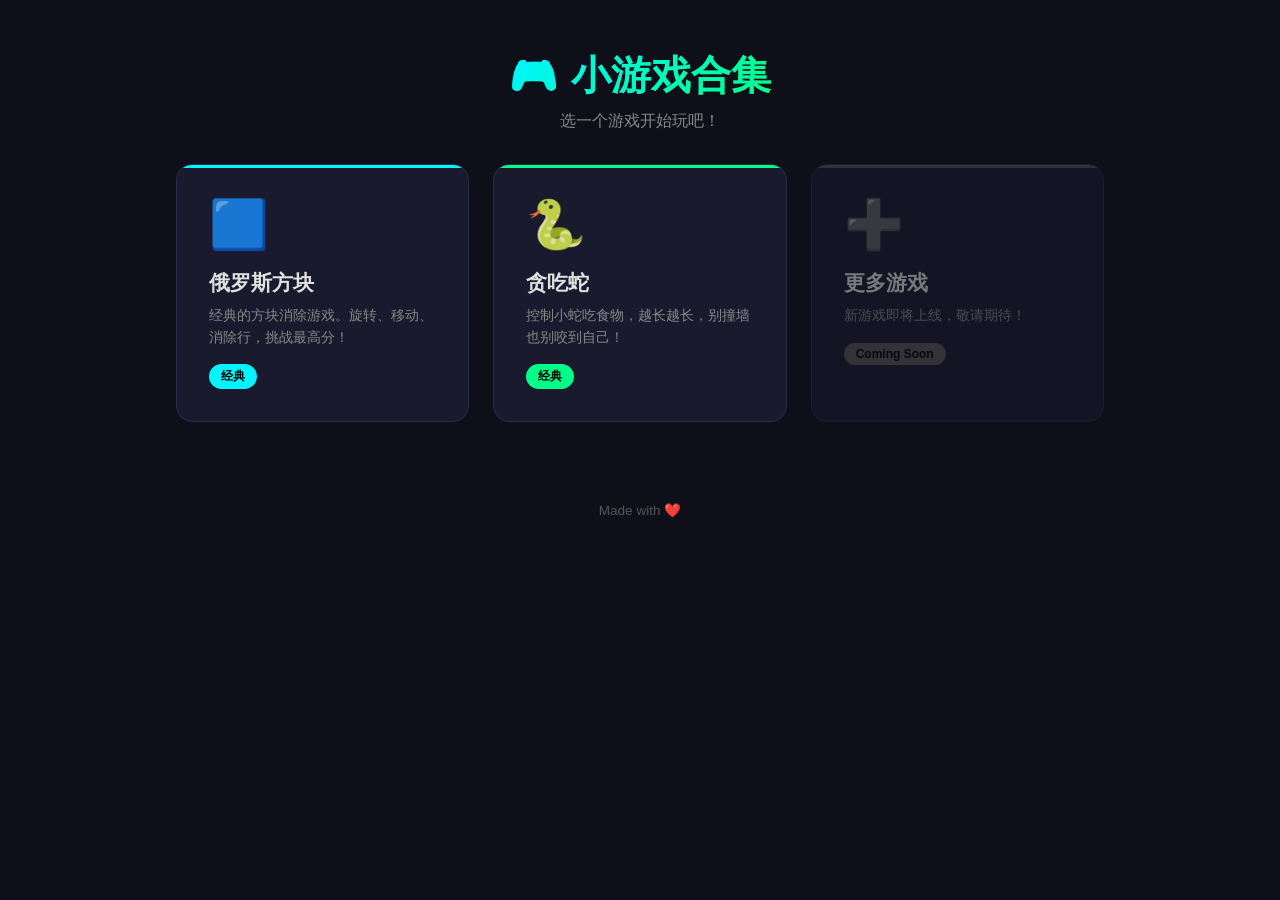
<file: index.html>
<!DOCTYPE html>
<html lang="zh-CN">
<head>
  <meta charset="UTF-8">
  <meta name="viewport" content="width=device-width, initial-scale=1.0">
  <title>🎮 小游戏合集</title>
  <link rel="stylesheet" href="css/style.css">
</head>
<body>
  <header>
    <h1>🎮 小游戏合集</h1>
    <p>选一个游戏开始玩吧！</p>
  </header>

  <main class="game-grid">
    <a href="games/tetris.html" class="game-card" style="--accent: #00f5ff;">
      <div class="card-icon">🟦</div>
      <h2>俄罗斯方块</h2>
      <p>经典的方块消除游戏。旋转、移动、消除行，挑战最高分！</p>
      <span class="card-tag">经典</span>
    </a>

    <a href="games/snake.html" class="game-card" style="--accent: #00ff88;">
      <div class="card-icon">🐍</div>
      <h2>贪吃蛇</h2>
      <p>控制小蛇吃食物，越长越长，别撞墙也别咬到自己！</p>
      <span class="card-tag">经典</span>
    </a>

    <div class="game-card placeholder">
      <div class="card-icon">➕</div>
      <h2>更多游戏</h2>
      <p>新游戏即将上线，敬请期待！</p>
      <span class="card-tag">Coming Soon</span>
    </div>
  </main>

  <footer>
    <p>Made with ❤️</p>
  </footer>
</body>
</html>
</file>
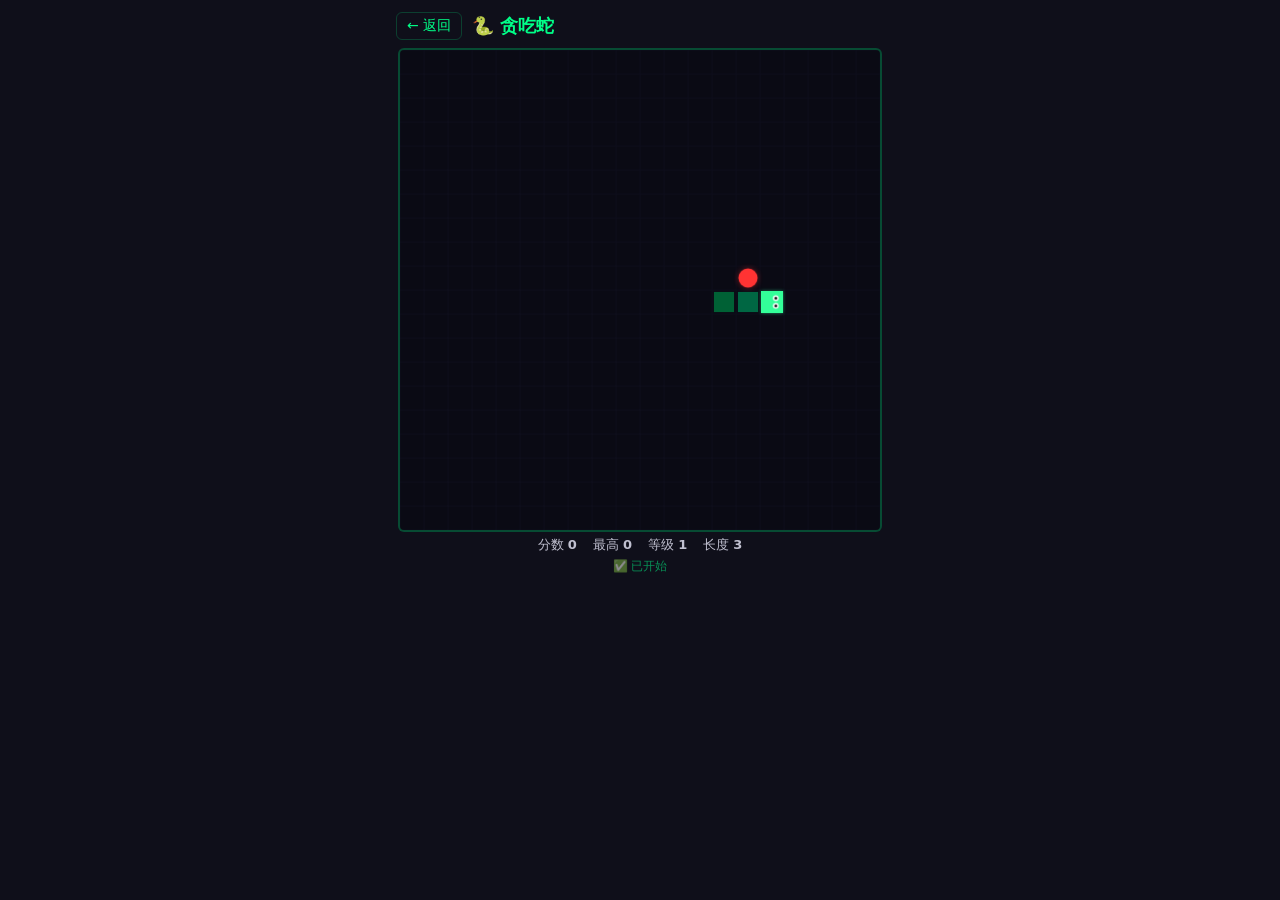
<file: games/snake.html>
<!DOCTYPE html>
<html lang="zh-CN">
<head>
<meta charset="UTF-8">
<meta name="viewport" content="width=device-width, initial-scale=1.0, user-scalable=no">
<title>贪吃蛇 - Snake</title>
<style>
*{box-sizing:border-box;margin:0;padding:0}
body{background:#0f0f1a;color:#c0c0d0;font-family:system-ui,sans-serif;display:flex;flex-direction:column;align-items:center;min-height:100vh;user-select:none}
.header{width:100%;max-width:520px;padding:12px 16px 4px;display:flex;align-items:center;gap:10px}
.header a{color:#00ff88;text-decoration:none;font-size:14px;padding:4px 10px;border:1px solid #00ff8833;border-radius:6px}
.header h1{font-size:18px;color:#00ff88}
.main{display:flex;flex-direction:column;align-items:center;width:100%;max-width:500px;padding:4px 8px}
#gameCanvas{display:block;background:#0a0a14;border:2px solid #00ff8844;border-radius:6px;max-width:100%;height:auto}
.info{display:flex;gap:16px;justify-content:center;width:100%;padding:6px 0;font-size:14px}
.info span{color:#888}
.info b{color:#00ff88;font-weight:700}
.info .g{color:#ffcc44}
#stat{text-align:center;font-size:12px;color:#00ff8888;padding:2px 0 4px;min-height:18px}
.tc{display:none;gap:4px;padding:4px 0 8px;width:100%;justify-content:center}
.tc.show{display:flex}
.tc-grid{display:grid;grid-template-columns:60px 60px 60px;grid-template-rows:60px 60px 60px;gap:4px}
.tc-btn{background:#1a1a30;border:2px solid #00ff8833;border-radius:10px;color:#00ff88;font-size:22px;display:flex;align-items:center;justify-content:center;cursor:pointer;touch-action:manipulation;-webkit-tap-highlight-color:transparent}
.tc-btn:active{background:#00ff8822}
.tc-btn.e{border-color:transparent;background:transparent;pointer-events:none}
.tc-btn.p{background:#1a1a30;border-color:#00ff8855}
.overlay{display:none;position:fixed;inset:0;background:rgba(0,0,0,0.75);z-index:100;align-items:center;justify-content:center}
.overlay.on{display:flex}
.box{background:#1a1a30;border:2px solid #00ff8855;border-radius:16px;padding:28px 32px;text-align:center;max-width:320px;width:90%}
.box h2{font-size:24px;color:#ff4466;margin-bottom:12px}
.box .s{font-size:42px;font-weight:800;color:#00ff88;margin:8px 0}
.box .b{color:#ffcc44;font-size:16px;margin:8px 0 20px}
.box button{background:#00ff88;color:#0f0f1a;font-size:16px;font-weight:700;padding:10px 36px;border:none;border-radius:8px;cursor:pointer}
.pause{display:none;position:fixed;inset:0;background:rgba(10,10,20,0.82);z-index:50;align-items:center;justify-content:center}
.pause.on{display:flex}
.pause span{font-size:28px;font-weight:700;color:#00ff88}
@media(pointer:coarse){.tc{display:flex}}
</style>
</head>
<body>
<div class="header"><a href="../index.html">← 返回</a><h1>🐍 贪吃蛇</h1></div>
<div class="main">
<canvas id="gameCanvas" width="500" height="500"></canvas>
<div class="tc" id="tc">
<div class="tc-grid">
<div class="tc-btn e"></div>
<div class="tc-btn" data-dir="up">▲</div>
<div class="tc-btn e"></div>
<div class="tc-btn" data-dir="left">◀</div>
<div class="tc-btn p" id="tp">⏸</div>
<div class="tc-btn" data-dir="right">▶</div>
<div class="tc-btn e"></div>
<div class="tc-btn" data-dir="down">▼</div>
<div class="tc-btn e"></div>
</div>
</div>
<div style="display:flex;gap:16px;padding:4px 0 2px;font-size:13px">
<span>分数 <b id="sc">0</b></span>
<span>最高 <b class="g" id="best">0</b></span>
<span>等级 <b id="lv">1</b></span>
<span>长度 <b id="len">3</b></span>
</div>
<div id="stat">↑↓←→移动 空格暂停</div>
</div>
<div class="pause" id="pause"><span>⏸ 暂停</span></div>
<div class="overlay" id="modal">
<div class="box">
<div style="font-size:40px">💀</div>
<h2>游戏结束</h2>
<div class="s" id="fs">0</div>
<div style="color:#888;font-size:13px">得分</div>
<div class="b">🏆 最高纪录 <span id="fb">0</span></div>
<button id="rst">🔄 再来一局</button>
</div>
</div>
<script>
(function(){
'use strict';
const CX=document.getElementById('gameCanvas').getContext('2d');
const $=id=>document.getElementById(id);
const se=$('sc'),be=$('best'),le=$('lv'),lne=$('len');
const fs=$('fs'),fb=$('fb'),mo=$('modal'),pa=$('pause'),st=$('stat');
function log(m){st.textContent=m;}
const GR=20,CL=25;
let sn=[],fd={x:8,y:10},dx=1,dy=0,ndx=1,ndy=0;
let sc=0,lv=1,ea=0,ru=0,pa2=0,ov=0;
let li=null,lt=0;
let bs=parseInt(localStorage.getItem('sb')||'0',10);

function ig(){
sn=[{x:9,y:10},{x:8,y:10},{x:7,y:10}];
dx=1;dy=0;ndx=1;ndy=0;
sc=0;lv=1;ea=0;ov=0;pa2=0;
sf();log('✅ 已开始');
}
function sf(){
const s=new Set(sn.map(p=>p.x+','+p.y)),fr=[];
for(let x=0;x<GR;x++)for(let y=0;y<GR;y++)if(!s.has(x+','+y))fr.push({x,y});
if(fr.length)fd=fr[Math.floor(Math.random()*fr.length)];
}
function tk(){
if(pa2||ov)return;
if(!(ndx===-dx&&ndy===-dy)){dx=ndx;dy=ndy;}
const h=sn[0],nh={x:h.x+dx,y:h.y+dy};
if(nh.x<0||nh.x>=GR||nh.y<0||nh.y>=GR){go();return;}
for(let i=0;i<sn.length-1;i++)if(sn[i].x===nh.x&&sn[i].y===nh.y){go();return;}
sn.unshift(nh);
if(nh.x===fd.x&&nh.y===fd.y){sc+=10;ea++;if(ea%5===0)lv=Math.min(lv+1,20);sf();}else sn.pop();
upd();dr();
}
function go(){
ov=1;ru=0;if(li){cancelAnimationFrame(li);li=null;}
if(sc>bs){bs=sc;localStorage.setItem('sb',String(bs));}
fs.textContent=sc;fb.textContent=bs;mo.classList.add('on');
log('💀 游戏结束');
}
function dr(){
CX.clearRect(0,0,500,500);
CX.strokeStyle='#151525';CX.lineWidth=0.5;
for(let i=0;i<=GR;i++){CX.beginPath();CX.moveTo(i*CL,0);CX.lineTo(i*CL,500);CX.stroke();CX.beginPath();CX.moveTo(0,i*CL);CX.lineTo(500,i*CL);CX.stroke();}
const fx=fd.x*CL+CL/2,fy=fd.y*CL+CL/2;
CX.fillStyle='#ff3333';CX.shadowColor='#ff333366';CX.shadowBlur=6;
CX.beginPath();CX.arc(fx,fy,CL*0.4,0,Math.PI*2);CX.fill();CX.shadowBlur=0;
for(let i=sn.length-1;i>=0;i--){
const s=sn[i],sx=s.x*CL,sy=s.y*CL,pad=i===0?1:2,sz=CL-pad*2;
if(i===0){
CX.fillStyle='#33ff99';CX.shadowColor='#33ff9966';CX.shadowBlur=4;
CX.fillRect(sx+pad,sy+pad,sz,sz);CX.shadowBlur=0;
const cx=sx+CL/2,cy=sy+CL/2;let e1x,e1y,e2x,e2y;
if(dx===1){e1x=cx+4;e1y=cy-4;e2x=cx+4;e2y=cy+4;}
else if(dx===-1){e1x=cx-4;e1y=cy-4;e2x=cx-4;e2y=cy+4;}
else if(dy===-1){e1x=cx-4;e1y=cy-4;e2x=cx+4;e2y=cy-4;}
else{e1x=cx-4;e1y=cy+4;e2x=cx+4;e2y=cy+4;}
CX.fillStyle='#fff';CX.beginPath();CX.arc(e1x,e1y,3,0,Math.PI*2);CX.fill();
CX.beginPath();CX.arc(e2x,e2y,3,0,Math.PI*2);CX.fill();
CX.fillStyle='#111';CX.beginPath();CX.arc(e1x,e1y,1.5,0,Math.PI*2);CX.fill();
CX.beginPath();CX.arc(e2x,e2y,1.5,0,Math.PI*2);CX.fill();
}else{const t=i/sn.length;CX.fillStyle='rgb(0,'+Math.max(50,70-t*20+40)+','+Math.max(30,80-t*40)+')';CX.fillRect(sx+pad,sy+pad,sz,sz);}
}
}
function upd(){se.textContent=sc;be.textContent=bs;le.textContent=lv;lne.textContent=sn.length;}
function sd(ndx2,ndy2){
if(ov)return;
if(ndx2===-dx&&ndy2===-dy)return;
ndx=ndx2;ndy=ndy2;
const a=['↑','↓','←','→'],d=[[0,-1],[0,1],[-1,0],[1,0]];
for(let i=0;i<4;i++)if(d[i][0]===ndx2&&d[i][1]===ndy2){log('→ '+a[i]);return;}
}
function tp2(){
if(ov)return;
pa2=!pa2;
pa.classList.toggle('on',pa2);
log(pa2?'⏸ 暂停':'▶ 继续');
if(pa2){
if(li){cancelAnimationFrame(li);li=null;}
}else{
li=requestAnimationFrame(loop);
}
}
function loop(ts){
if(!ru||ov){li=null;return;}
const iv=Math.max(50,150-(lv-1)*8);
if(ts-lt>=iv){lt=ts;tk();}
if(ru&&!ov)li=requestAnimationFrame(loop);
}
function sg(){
if(li){cancelAnimationFrame(li);li=null;}
ig();ru=1;lt=0;
mo.classList.remove('on');pa.classList.remove('on');
dr();upd();li=requestAnimationFrame(loop);
}
document.addEventListener('keydown',function(e){
const k=e.key;
if(!['ArrowUp','ArrowDown','ArrowLeft','ArrowRight',' '].includes(k))return;
e.preventDefault();
if(k===' '){if(ov)sg();else tp2();return;}
if(pa2||ov)return;
if(k==='ArrowUp')sd(0,-1);
else if(k==='ArrowDown')sd(0,1);
else if(k==='ArrowLeft')sd(-1,0);
else if(k==='ArrowRight')sd(1,0);
});
document.querySelectorAll('.tc-btn[data-dir]').forEach(function(b){
function handleDir(){
const d=b.dataset.dir;
if(d==='up')sd(0,-1);else if(d==='down')sd(0,1);
else if(d==='left')sd(-1,0);else if(d==='right')sd(1,0);
}
b.addEventListener('click',handleDir);
b.addEventListener('touchstart',function(e){
e.preventDefault();
handleDir();
});
});
$('tp').addEventListener('click',function(){if(ov)sg();else tp2();});
$('tp').addEventListener('touchstart',function(e){e.preventDefault();});
$('tp').addEventListener('touchend',function(e){e.preventDefault();if(ov)sg();else tp2();});
$('rst').addEventListener('click',sg);
window.addEventListener('blur',function(){if(ru&&!pa2&&!ov){pa2=1;pa.classList.add('on');log('⏸ 失焦暂停');}});
sg();
})();
</script>
</body>
</html>
</file>
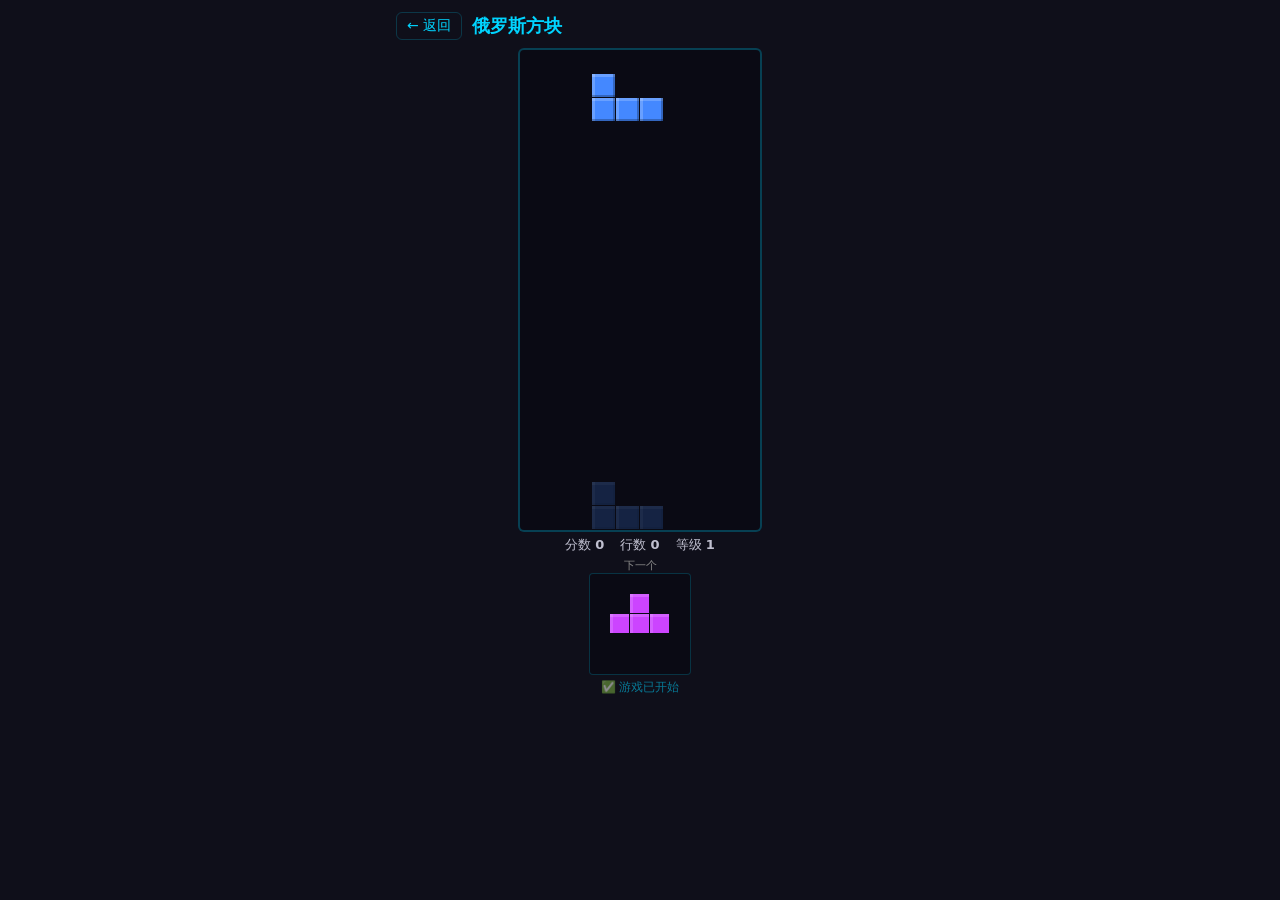
<file: games/tetris.html>
<!DOCTYPE html>
<html lang="zh-CN">
<head>
<meta charset="UTF-8">
<meta name="viewport" content="width=device-width, initial-scale=1.0, user-scalable=no">
<title>俄罗斯方块 - Tetris</title>
<style>
*{box-sizing:border-box;margin:0;padding:0}
body{background:#0f0f1a;color:#c0c0d0;font-family:system-ui,sans-serif;display:flex;flex-direction:column;align-items:center;min-height:100vh;user-select:none}
.header{width:100%;max-width:520px;padding:12px 16px 4px;display:flex;align-items:center;gap:10px}
.header a{color:#00d4ff;text-decoration:none;font-size:14px;padding:4px 10px;border:1px solid #00d4ff33;border-radius:6px}
.header h1{font-size:18px;color:#00d4ff}
.main{display:flex;flex-direction:column;align-items:center;width:100%;max-width:500px;padding:4px 8px}
#gameCanvas{display:block;background:#0a0a14;border:2px solid #00d4ff44;border-radius:6px;max-width:100%;height:auto}
.info{display:flex;gap:16px;justify-content:center;width:100%;padding:6px 0;font-size:14px}
.info span{color:#888}
.info b{color:#00d4ff;font-weight:700}
#nextCanvas{display:block;margin:0 auto;background:#0a0a14;border:1px solid #00d4ff33;border-radius:4px}
.tc{display:none;gap:4px;padding:4px 0 8px;width:100%;justify-content:center}
.tc.show{display:flex}
.tc-grid{display:grid;grid-template-columns:60px 60px 60px;grid-template-rows:60px 60px 60px;gap:4px}
.tc-btn{background:#1a1a30;border:2px solid #00d4ff33;border-radius:10px;color:#00d4ff;font-size:22px;display:flex;align-items:center;justify-content:center;cursor:pointer;touch-action:manipulation;-webkit-tap-highlight-color:transparent}
.tc-btn:active{background:#00d4ff22}
.tc-btn.e{border-color:transparent;background:transparent;pointer-events:none}
.tc-btn.d{background:#1a1a30;border-color:#00d4ff55}
.overlay{display:none;position:fixed;inset:0;background:rgba(0,0,0,0.75);z-index:100;align-items:center;justify-content:center}
.overlay.on{display:flex}
.box{background:#1a1a30;border:2px solid #00d4ff55;border-radius:16px;padding:28px 32px;text-align:center;max-width:320px;width:90%}
.box h2{font-size:24px;color:#ff4466;margin-bottom:12px}
.box .s{font-size:42px;font-weight:800;color:#00d4ff;margin:8px 0}
.box .b{color:#ffcc44;font-size:16px;margin:8px 0 20px}
.box button{background:#00d4ff;color:#0f0f1a;font-size:16px;font-weight:700;padding:10px 36px;border:none;border-radius:8px;cursor:pointer}
.pause{display:none;position:fixed;inset:0;background:rgba(10,10,20,0.82);z-index:50;align-items:center;justify-content:center}
.pause.on{display:flex}
.pause span{font-size:28px;font-weight:700;color:#00d4ff}
#stat{text-align:center;font-size:12px;color:#00d4ff88;padding:2px 0 4px;min-height:18px}
@media(pointer:coarse){.tc{display:flex}}
</style>
</head>
<body>
<div class="header"><a href="../index.html">← 返回</a><h1>俄罗斯方块</h1></div>
<div class="main">
<canvas id="gameCanvas" width="240" height="480"></canvas>
<div class="tc" id="tc">
<div class="tc-grid">
<div class="tc-btn e"></div>
<div class="tc-btn" id="U">▲</div>
<div class="tc-btn e"></div>
<div class="tc-btn" id="L">◀</div>
<div class="tc-btn d" id="D">▼▼</div>
<div class="tc-btn" id="R">▶</div>
<div class="tc-btn e"></div>
<div class="tc-btn" id="ROT">↻</div>
<div class="tc-btn e"></div>
</div>
</div>
<div style="display:flex;gap:16px;padding:4px 0 2px;font-size:13px">
<span>分数 <b id="sc">0</b></span>
<span>行数 <b id="ln">0</b></span>
<span>等级 <b id="lv">1</b></span>
</div>
<div id="nextCanvasWrap" style="text-align:center;font-size:11px;color:#888;padding:2px 0">
下一个<br><canvas id="nextCanvas" width="100" height="100"></canvas>
</div>
<div id="stat">←→移动 ↑旋转 ↓软降 空格硬降</div>
</div>
<div class="pause" id="pause"><span>⏸ 暂停</span></div>
<div class="overlay" id="modal">
<div class="box">
<h2>游戏结束</h2>
<div class="s" id="fs">0</div>
<div style="color:#888;font-size:13px">得分</div>
<div class="b">🏆 最高 <span id="bs">0</span></div>
<button id="rst">再来一局</button>
</div>
</div>
<script>
(function(){
'use strict';
const CX=document.getElementById('gameCanvas').getContext('2d');
const NX=document.getElementById('nextCanvas').getContext('2d');
const $=id=>document.getElementById(id);
const se=$('sc'),le=$('ln'),ve=$('lv'),fs=$('fs'),bs=$('bs');
const mo=$('modal'),pa=$('pause'),st=$('stat');
function log(m){st.textContent=m;}
const CO=10,RO=20,BS=24;
const PZ={
I:{s:[[0,0,0,0],[1,1,1,1],[0,0,0,0],[0,0,0,0]],c:'#00d4ff'},
O:{s:[[1,1],[1,1]],c:'#ffee44'},
T:{s:[[0,1,0],[1,1,1],[0,0,0]],c:'#cc44ff'},
S:{s:[[0,1,1],[1,1,0],[0,0,0]],c:'#44ff66'},
Z:{s:[[1,1,0],[0,1,1],[0,0,0]],c:'#ff4444'},
J:{s:[[1,0,0],[1,1,1],[0,0,0]],c:'#4488ff'},
L:{s:[[0,0,1],[1,1,1],[0,0,0]],c:'#ff8800'}
};
const NM=['I','O','T','S','Z','J','L'];
const SC=[0,100,300,500,800];
let bd=[],cu=null,ne=null,sc=0,ln=0,lv=1,ov=false,pa2=false,ru=false,cl=false;
let dt=null,at=null,cr=[],fl=false,fcc=0;

function eb(){return Array.from({length:RO},()=>Array(CO).fill(null));}
function rp(){
const n=NM[Math.floor(Math.random()*NM.length)],d=PZ[n];
return{n,s:d.s.map(r=>[...r]),c:d.c,rt:0};
}
function cll(s,ox,oy){
for(let r=0;r<s.length;r++)for(let c=0;c<s[r].length;c++){
if(!s[r][c])continue;const bx=ox+c,by=oy+r;
if(bx<0||bx>=CO||by>=RO)return 1;
if(by>=0&&bd[by][bx]!==null)return 1;
}return 0;
}
function rs(s){const n=s.length,r=Array.from({length:n},()=>Array(n).fill(0));for(let i=0;i<n;i++)for(let j=0;j<n;j++)r[j][n-1-i]=s[i][j];return r;}
function rot(){
if(!cu||ov||pa2||cl)return;
const ns=rs(cu.s);
for(const[dx,dy]of[[0,0],[-1,0],[1,0],[0,-1],[-1,-1],[1,-1],[-1,2],[1,2]]){
if(!cll(ns,cu.x+dx,cu.y+dy)){cu.s=ns;cu.x+=dx;cu.y+=dy;return;}
}
}
function mv(dx,dy){
if(!cu||ov||pa2||cl)return 0;
if(!cll(cu.s,cu.x+dx,cu.y+dy)){cu.x+=dx;cu.y+=dy;return 1;}
if(dy===1)lk();return 0;
}
function hd(){
if(!cu||ov||pa2||cl)return;let d=0;
while(!cll(cu.s,cu.x,cu.y+1)){cu.y++;d++;}
sc+=d*2;upd();lk();
}
function gy(){if(!cu)return 0;let g=cu.y;while(!cll(cu.s,cu.x,g+1))g++;return g;}
function lk(){
if(!cu)return;const{s,x,y,c}=cu;
for(let r=0;r<s.length;r++)for(let c2=0;c2<s[r].length;c2++){if(!s[r][c2])continue;const bx=x+c2,by=y+r;if(by>=0&&by<RO&&bx>=0&&bx<CO)bd[by][bx]=c;}
const fu=[];for(let r=0;r<RO;r++)if(bd[r].every(x=>x!==null))fu.push(r);
if(fu.length>0){cl=1;cr=fu;fl=0;fcc=0;dr();let n=0;at=setInterval(function(){fl=!fl;n++;dr();if(n>=6){clearInterval(at);at=null;fc(fu);}},80);return;}
sn();
}
function fc(fu){
const n=fu.length,s=[...fu].sort((a,b)=>b-a);for(const r of s){bd.splice(r,1);bd.unshift(Array(CO).fill(null));}
sc+=SC[n]*lv;ln+=n;lv=Math.floor(ln/10)+1;
cl=0;cr=[];fl=0;fcc=0;upd();sn();
}
function sn(){cu=sp();if(ov)return;rt();dr();}
function sp(){
if(!ne)ne=rp();
const p={n:ne.n,s:ne.s.map(r=>[...r]),c:ne.c,rt:ne.rt,x:Math.floor((CO-ne.s[0].length)/2),y:0};
ne=rp();if(cll(p.s,p.x,p.y)){ov=1;eg();}return p;
}
function gs(){const s=[800,720,630,550,470,380,300,220,150,100,80,60,50,40,30];return s[Math.min(lv-1,s.length-1)];}
function rt(){if(dt){clearInterval(dt);dt=null;}if(!ov&&!pa2&&ru){dt=setInterval(function(){if(!pa2&&!ov&&cu&&!cl){mv(0,1);dr();}},gs());}}
function dr(){
CX.clearRect(0,0,240,480);
for(let r=0;r<RO;r++)for(let c=0;c<CO;c++)if(bd[r][c])db(CX,c,r,bd[r][c],1);
if(cl&&cr.length>0){const a=fl?0.85:0;CX.fillStyle='rgba(255,255,255,'+a+')';for(const r of cr)CX.fillRect(0,r*BS,240,BS);}
if(cu&&!ov){
const yy=gy();if(yy!==cu.y){for(let r=0;r<cu.s.length;r++)for(let c=0;c<cu.s[r].length;c++)if(cu.s[r][c])db(CX,cu.x+c,yy+r,cu.c,0.2);}
for(let r=0;r<cu.s.length;r++)for(let c=0;c<cu.s[r].length;c++)if(cu.s[r][c])db(CX,cu.x+c,cu.y+r,cu.c,1);
}
NX.clearRect(0,0,100,100);if(ne){const sh=ne.s,rr=sh.length,cc=sh[0].length,ox=(100-cc*20)/2,oy=(100-rr*20)/2;for(let r=0;r<rr;r++)for(let c=0;c<cc;c++){if(!sh[r][c])continue;const x=ox+c*20,y=oy+r*20;NX.fillStyle=ne.c;NX.fillRect(x,y,19,19);NX.fillStyle='rgba(255,255,255,0.15)';NX.fillRect(x,y,19,3);NX.fillRect(x,y,3,19);}}
}
function db(ct,bx,by,c,a){const x=bx*BS,y=by*BS,sz=BS-1;ct.globalAlpha=a;ct.fillStyle=c;ct.fillRect(x,y,sz,sz);ct.fillStyle='rgba(255,255,255,0.2)';ct.fillRect(x,y,sz,3);ct.fillRect(x,y,3,sz);ct.fillStyle='rgba(0,0,0,0.25)';ct.fillRect(x+sz-2,y,2,sz);ct.fillRect(x,y+sz-2,sz,2);ct.globalAlpha=1;}
function upd(){se.textContent=sc.toLocaleString();le.textContent=ln;ve.textContent=lv;}
function sg(){
if(dt){clearInterval(dt);dt=null;}if(at){clearInterval(at);at=null;}
bd=eb();sc=0;ln=0;lv=1;ov=0;pa2=0;ru=1;cl=0;cr=[];fl=0;
mo.classList.remove('on');pa.classList.remove('on');
ne=rp();cu=sp();upd();dr();rt();
log('✅ 游戏已开始');
}
function tp(){if(ov)return;pa2=!pa2;pa.classList.toggle('on',pa2);if(pa2){if(dt){clearInterval(dt);dt=null;}log('⏸ 暂停');}else{rt();dr();log('▶ 继续');}}
function eg(){ru=0;if(dt){clearInterval(dt);dt=null;}if(at){clearInterval(at);at=null;}
const b=parseInt(localStorage.getItem('tb')||'0',10);if(sc>b){localStorage.setItem('tb',String(sc));bs.textContent=sc;}else bs.textContent=b;
fs.textContent=sc.toLocaleString();mo.classList.add('on');log('💀 游戏结束');
}
document.addEventListener('keydown',function(e){
const k=e.key;
if(!['ArrowLeft','ArrowRight','ArrowDown','ArrowUp',' ','p','P'].includes(k))return;
e.preventDefault();
if(k==='p'||k==='P'){tp();return;}
if(ov||pa2||cl)return;
if(k==='ArrowUp'){rot();dr();}
else if(k==='ArrowDown'){mv(0,1);dr();rt();}
else if(k==='ArrowLeft'){mv(-1,0);dr();}
else if(k==='ArrowRight'){mv(1,0);dr();}
else if(k===' '){hd();dr();}
});
const U=$('U'),L=$('L'),R=$('R'),D=$('D'),ROT=$('ROT');
function atc(el,fn){if(!el)return;el.addEventListener('touchstart',function(e){e.preventDefault();if(ov||pa2||cl)return;fn();dr();});el.addEventListener('mousedown',function(e){e.preventDefault();if(ov||pa2||cl)return;fn();dr();});}
atc(L,()=>mv(-1,0));atc(R,()=>mv(1,0));atc(U,()=>{mv(0,1);rt();});atc(ROT,()=>rot());atc(D,()=>hd());
$('rst').addEventListener('click',sg);
document.addEventListener('visibilitychange',function(){if(document.hidden&&ru&&!ov&&!pa2)tp();});
window.addEventListener('blur',function(){if(ru&&!ov&&!pa2){pa2=1;pa.classList.add('on');log('⏸ 窗口失焦');}});
sg();
})();
</script>
</body>
</html>
</file>
<file: css/style.css>
/* ===== 全局 ===== */
*, *::before, *::after { box-sizing: border-box; margin: 0; padding: 0; }

body {
  font-family: -apple-system, BlinkMacSystemFont, 'Segoe UI', Roboto, sans-serif;
  background: #0f0f1a;
  color: #e0e0e0;
  min-height: 100vh;
  display: flex;
  flex-direction: column;
  align-items: center;
}

/* ===== 主页 ===== */
header {
  text-align: center;
  padding: 3rem 1rem 2rem;
}
header h1 { font-size: 2.5rem; background: linear-gradient(135deg, #00f5ff, #00ff88); -webkit-background-clip: text; -webkit-text-fill-color: transparent; }
header p { color: #888; margin-top: 0.5rem; }

.game-grid {
  display: grid;
  grid-template-columns: repeat(auto-fill, minmax(280px, 1fr));
  gap: 1.5rem;
  max-width: 960px;
  width: 100%;
  padding: 0 1rem 3rem;
}

.game-card {
  background: #1a1a2e;
  border: 1px solid #2a2a4a;
  border-radius: 16px;
  padding: 2rem;
  text-decoration: none;
  color: inherit;
  transition: all 0.3s ease;
  position: relative;
  overflow: hidden;
}
.game-card::before {
  content: '';
  position: absolute;
  top: 0; left: 0; right: 0;
  height: 3px;
  background: var(--accent, #555);
}
.game-card:hover {
  transform: translateY(-4px);
  border-color: var(--accent, #555);
  box-shadow: 0 8px 32px rgba(0,0,0,0.4);
}

.card-icon { font-size: 3rem; margin-bottom: 1rem; }
.game-card h2 { font-size: 1.3rem; margin-bottom: 0.5rem; }
.game-card p { color: #888; font-size: 0.9rem; line-height: 1.5; }
.card-tag {
  display: inline-block;
  margin-top: 1rem;
  padding: 0.25rem 0.75rem;
  border-radius: 20px;
  font-size: 0.75rem;
  background: var(--accent, #555);
  color: #000;
  font-weight: 600;
}

.placeholder { opacity: 0.5; cursor: default; }
.placeholder:hover { transform: none; border-color: #2a2a4a; box-shadow: none; }

footer { padding: 2rem; color: #555; font-size: 0.85rem; }

/* ===== 游戏页面通用 ===== */
.game-page {
  display: flex;
  flex-direction: column;
  align-items: center;
  padding: 1rem;
  width: 100%;
  max-width: 800px;
}

.game-header {
  display: flex;
  justify-content: space-between;
  align-items: center;
  width: 100%;
  max-width: 500px;
  margin-bottom: 1rem;
}
.game-header h1 { font-size: 1.5rem; color: var(--accent, #00f5ff); -webkit-text-fill-color: var(--accent, #00f5ff); }
.back-btn {
  color: #888;
  text-decoration: none;
  font-size: 0.9rem;
  padding: 0.4rem 1rem;
  border: 1px solid #333;
  border-radius: 8px;
  transition: all 0.2s;
}
.back-btn:hover { border-color: #888; color: #fff; }

.game-wrapper {
  display: flex;
  flex-direction: column;
  align-items: center;
  gap: 1rem;
}

canvas {
  border: 2px solid #333;
  border-radius: 8px;
  background: #111;
  display: block;
  image-rendering: pixelated;
}

.game-sidebar {
  display: flex;
  gap: 2rem;
  align-items: center;
}

.info-box {
  text-align: center;
}
.info-box .label { color: #888; font-size: 0.8rem; }
.info-box .value { font-size: 1.5rem; font-weight: bold; color: var(--accent, #00f5ff); }

#next-piece canvas {
  border: 1px solid #333;
  border-radius: 4px;
  background: #111;
}

.controls-hint {
  color: #555;
  font-size: 0.8rem;
  text-align: center;
  margin-top: 1rem;
}

/* ===== 游戏结束弹窗 ===== */
.modal-overlay {
  display: none;
  position: fixed;
  inset: 0;
  background: rgba(0,0,0,0.7);
  justify-content: center;
  align-items: center;
  z-index: 100;
}
.modal-overlay.active { display: flex; }

.modal {
  background: #1a1a2e;
  border: 1px solid #333;
  border-radius: 16px;
  padding: 2.5rem;
  text-align: center;
  animation: popIn 0.3s ease;
}
.modal h2 { font-size: 1.8rem; margin-bottom: 0.5rem; }
.modal .score { font-size: 3rem; font-weight: bold; color: var(--accent, #00f5ff); margin: 0.5rem 0; }
.modal .best { color: #888; font-size: 0.9rem; margin-bottom: 1.5rem; }
.modal button {
  padding: 0.75rem 2rem;
  border: none;
  border-radius: 8px;
  background: var(--accent, #00f5ff);
  color: #000;
  font-size: 1rem;
  font-weight: 600;
  cursor: pointer;
  margin: 0.3rem;
  transition: opacity 0.2s;
}
.modal button:hover { opacity: 0.8; }

@keyframes popIn {
  from { transform: scale(0.8); opacity: 0; }
  to { transform: scale(1); opacity: 1; }
}

/* ===== 触屏控制 ===== */
.touch-controls {
  display: none;
  gap: 0.5rem;
  margin-top: 1rem;
}
.touch-controls button {
  width: 56px; height: 56px;
  border: 1px solid #444;
  border-radius: 12px;
  background: #1a1a2e;
  color: #fff;
  font-size: 1.4rem;
  cursor: pointer;
  user-select: none;
  -webkit-user-select: none;
  touch-action: manipulation;
}
.touch-controls button:active { background: #333; }
.touch-row { display: flex; justify-content: center; gap: 0.5rem; }
.touch-grid { display: flex; flex-direction: column; align-items: center; gap: 0.5rem; }

@media (pointer: coarse) {
  .touch-controls { display: flex; flex-direction: column; align-items: center; }
}

/* 键盘提示在触屏设备上隐藏 */
@media (pointer: coarse) {
  .keyboard-hint { display: none; }
}
</file>
